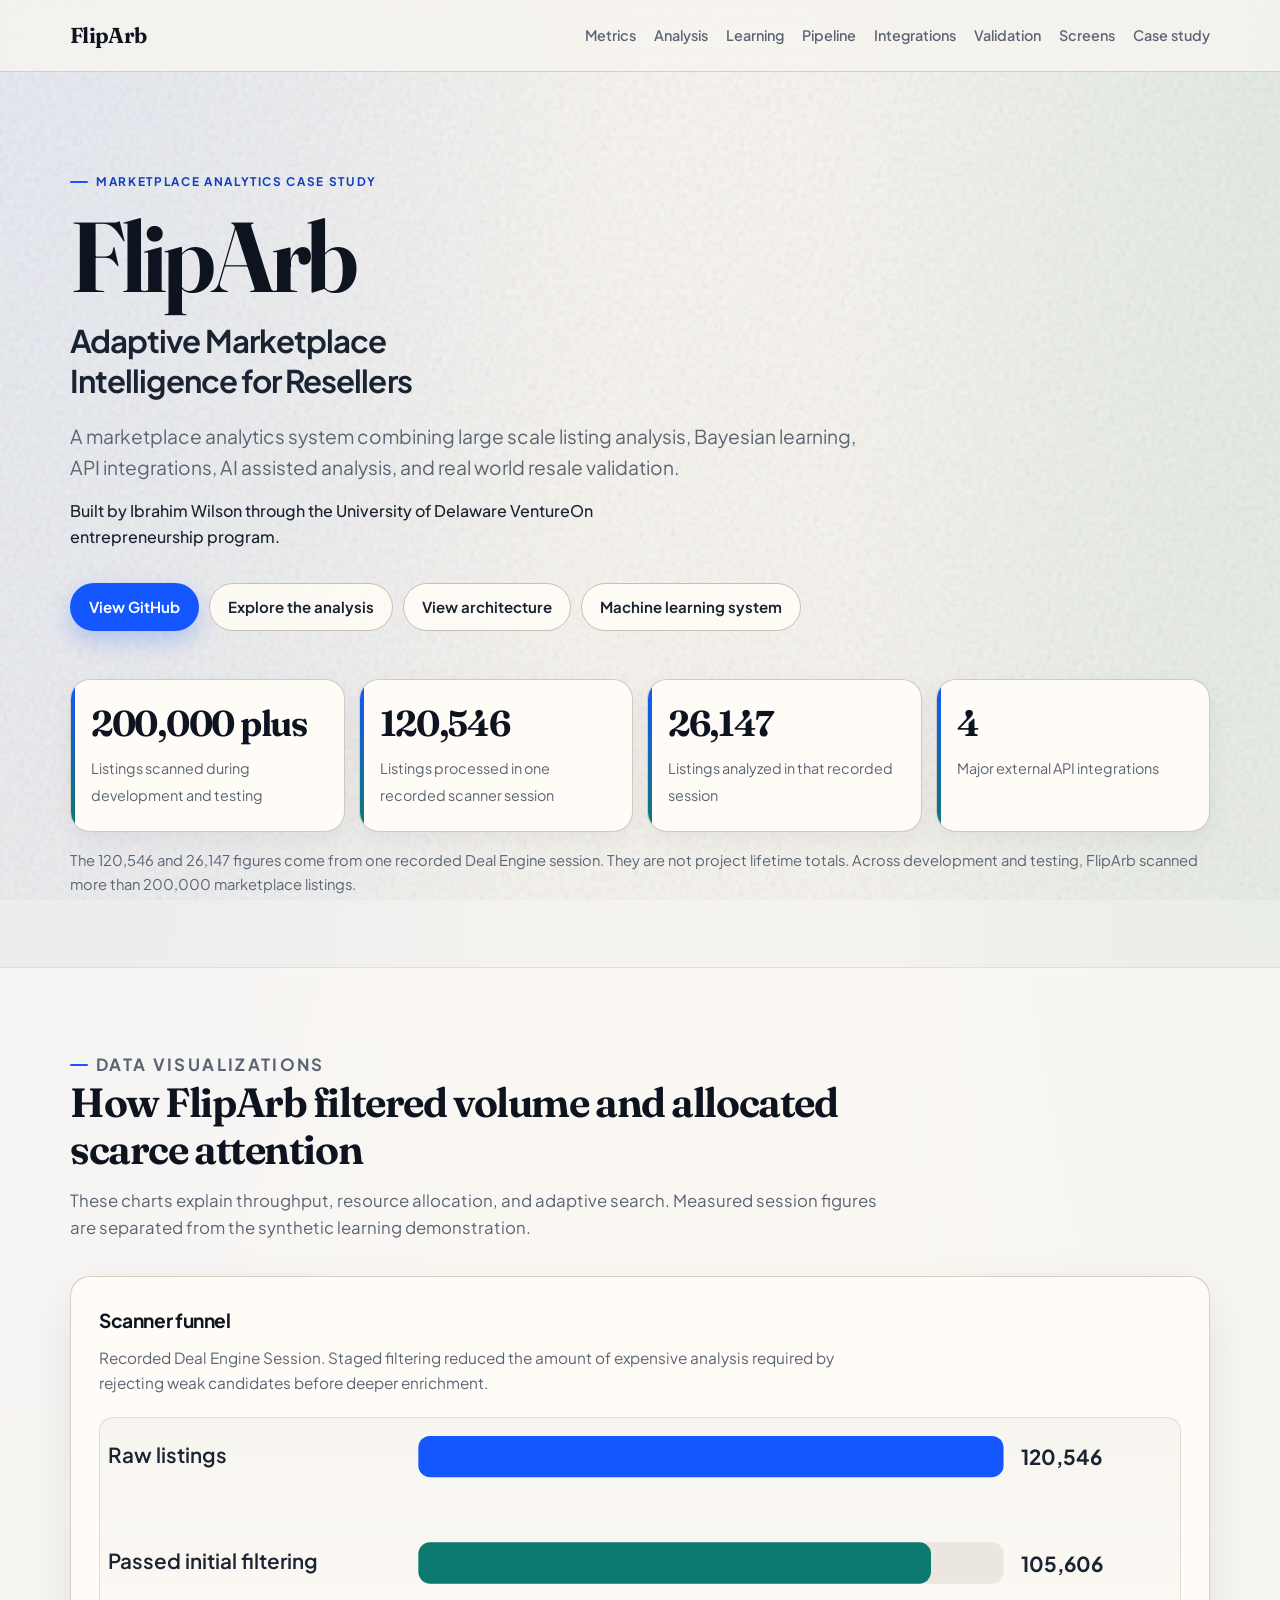
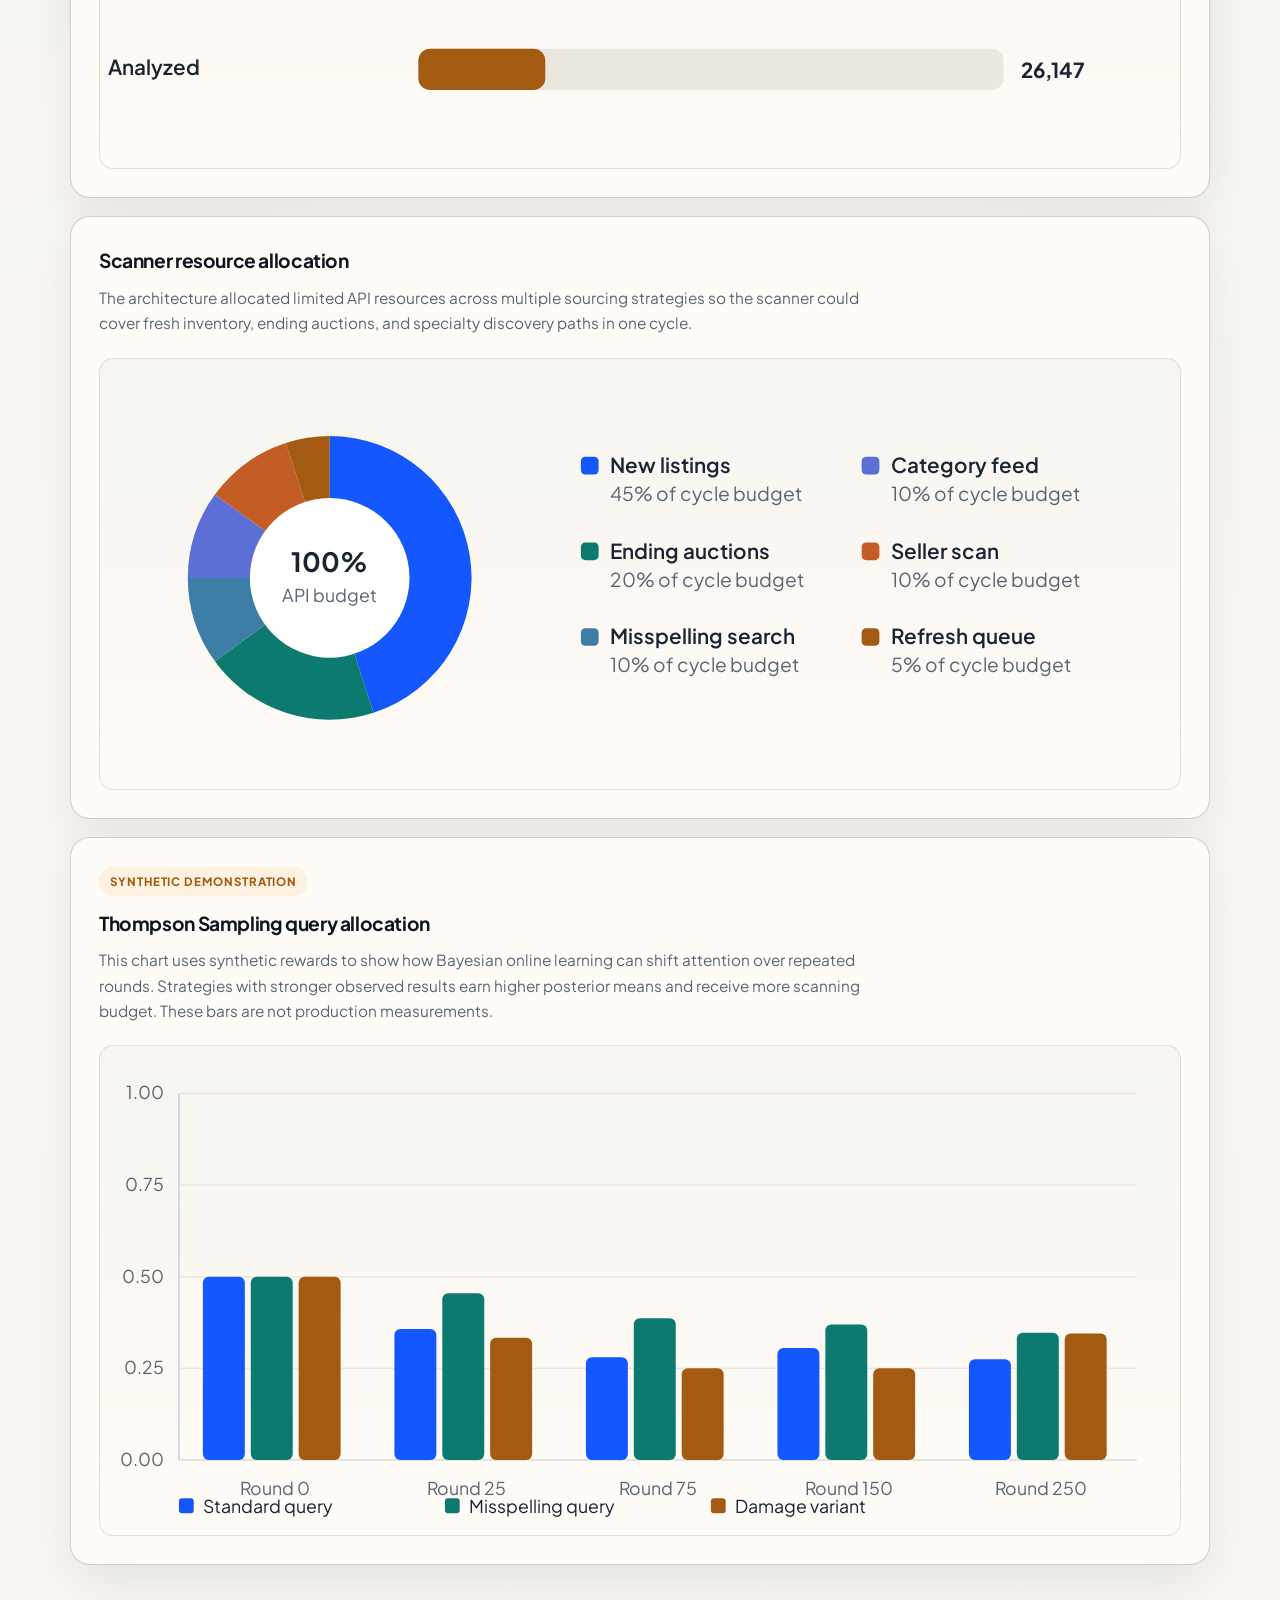
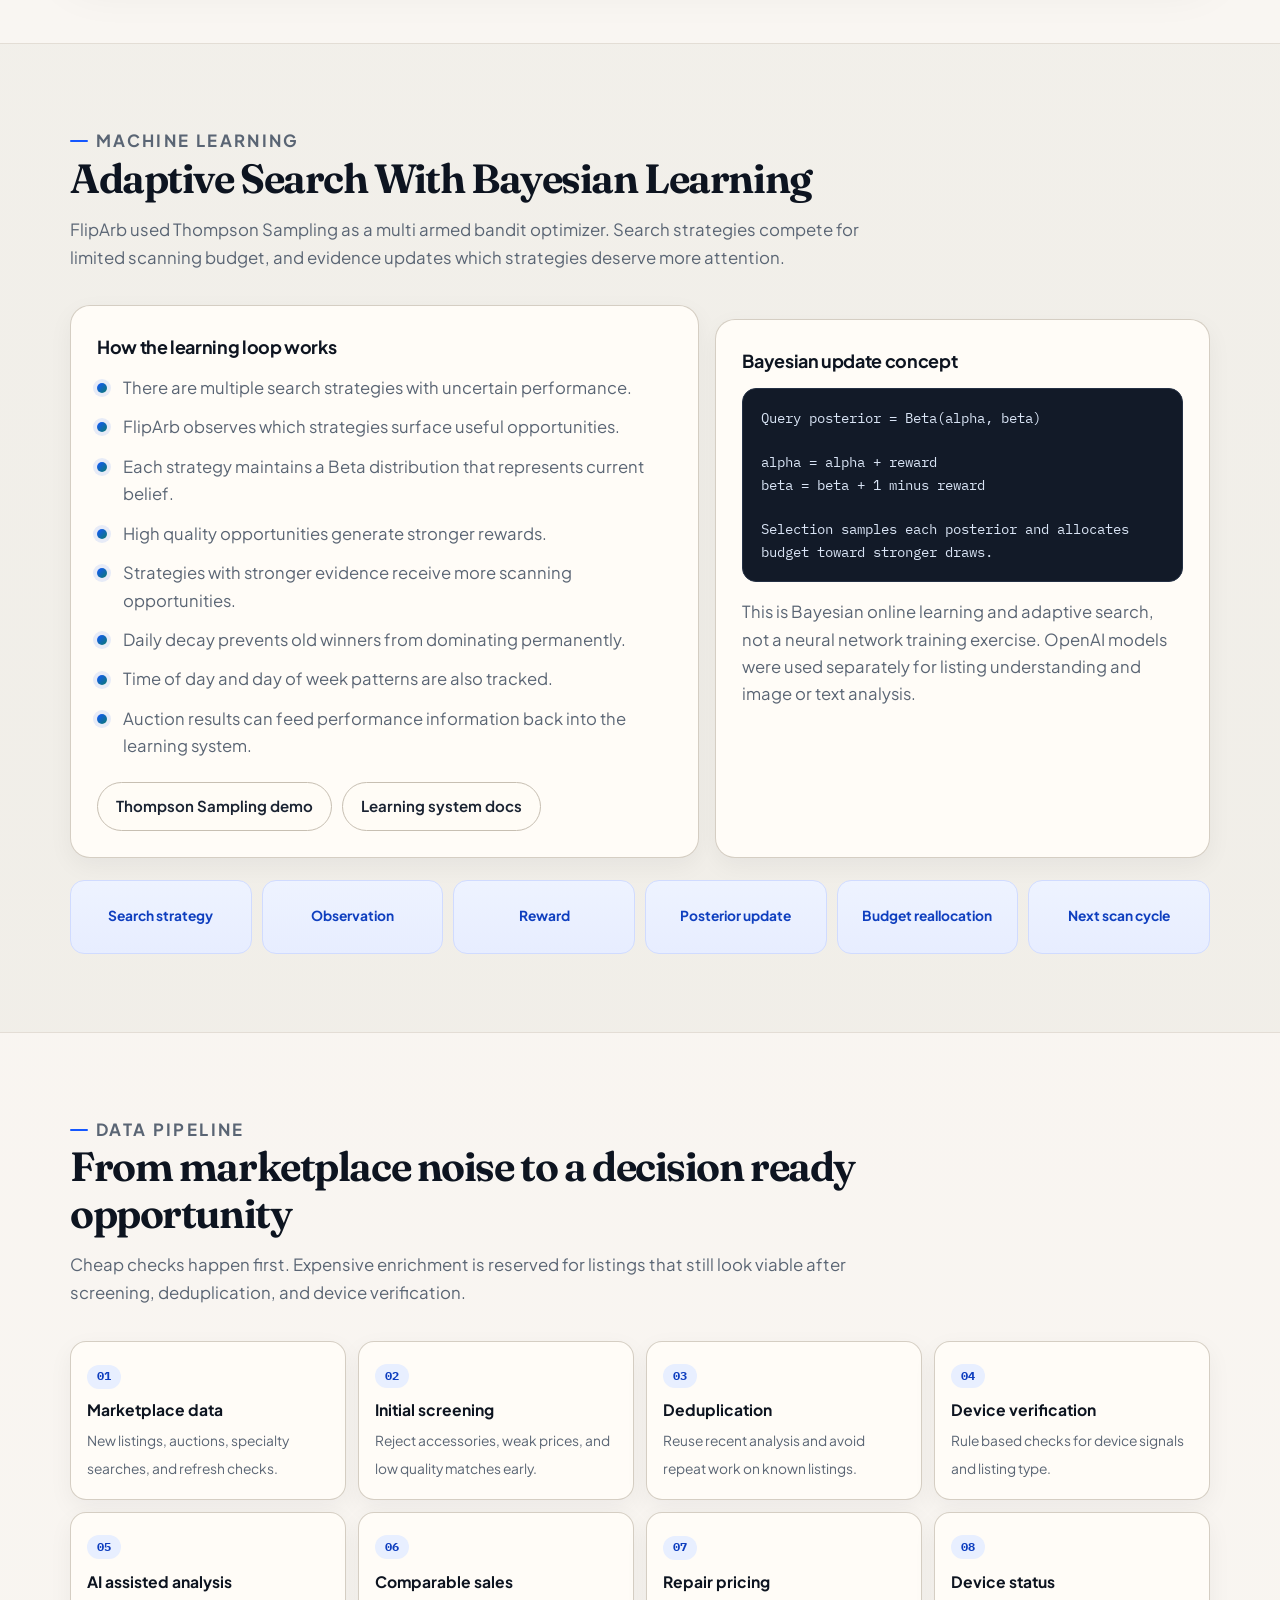
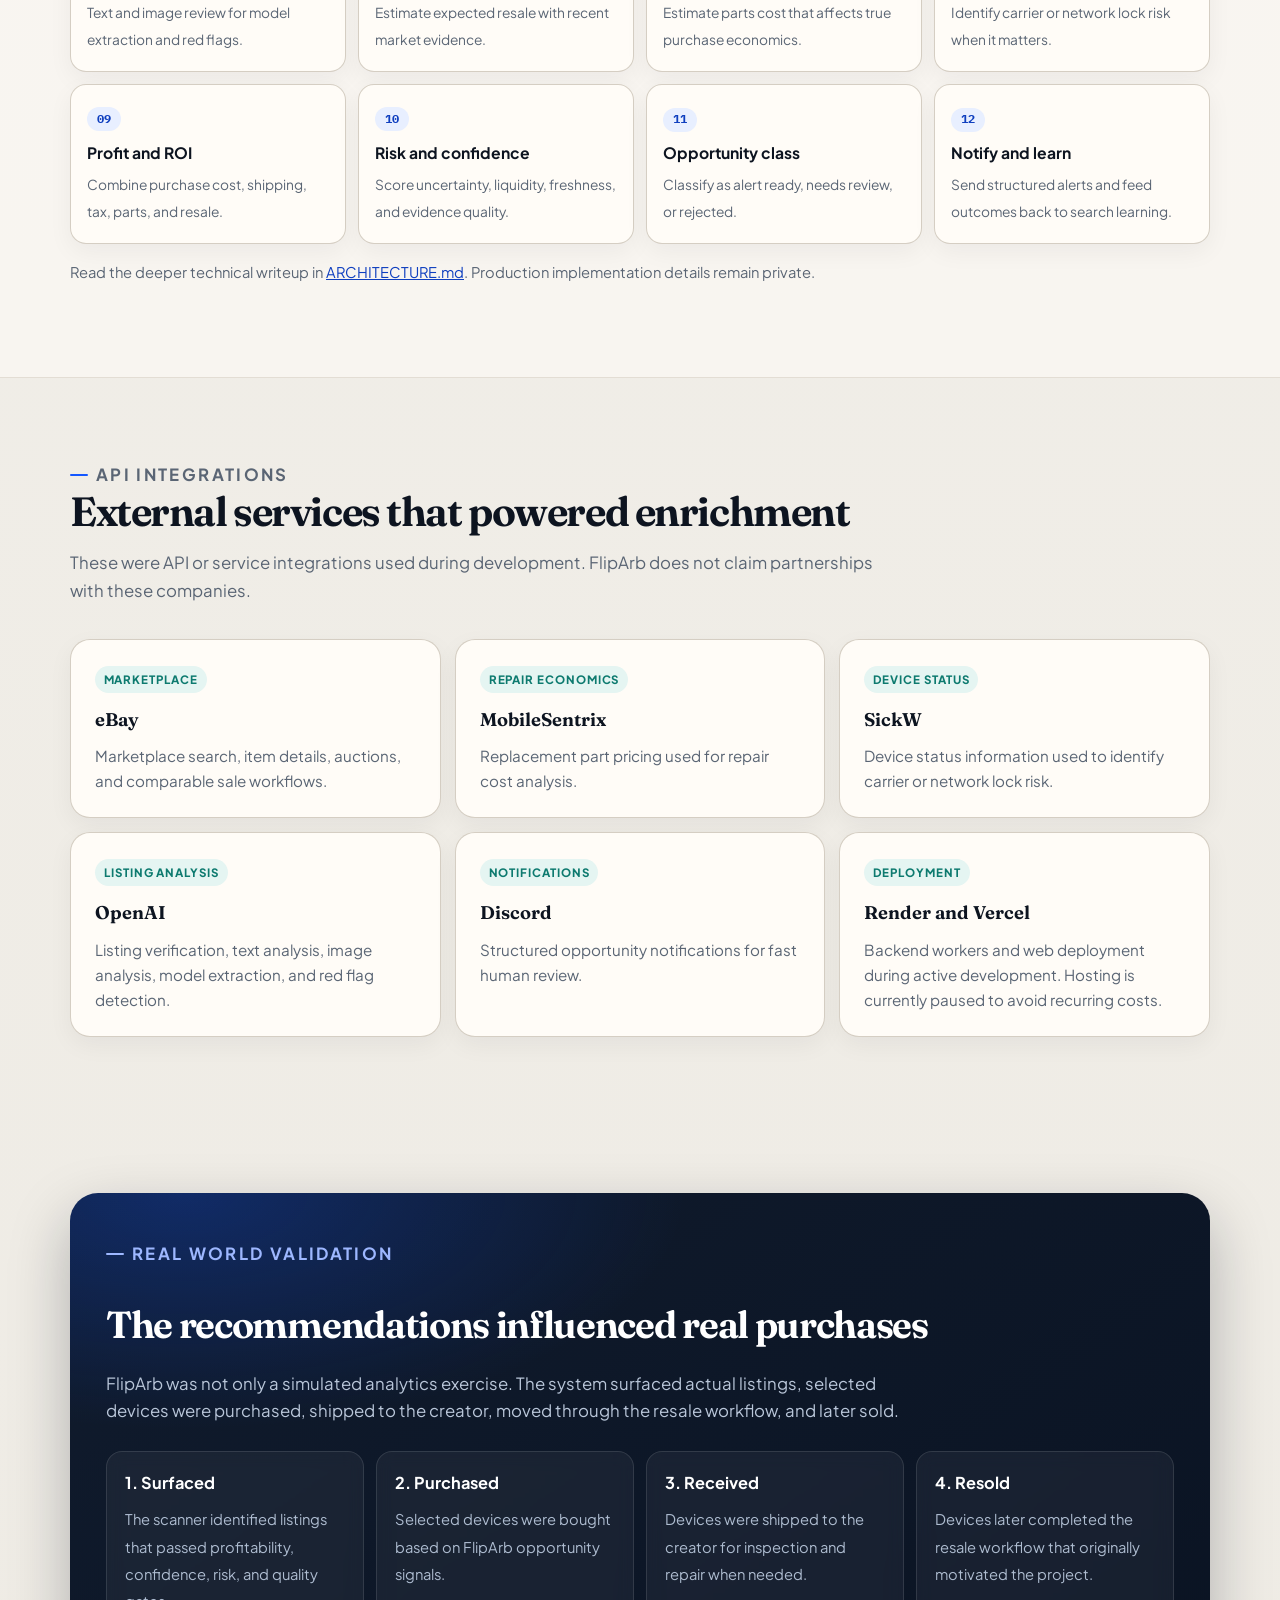
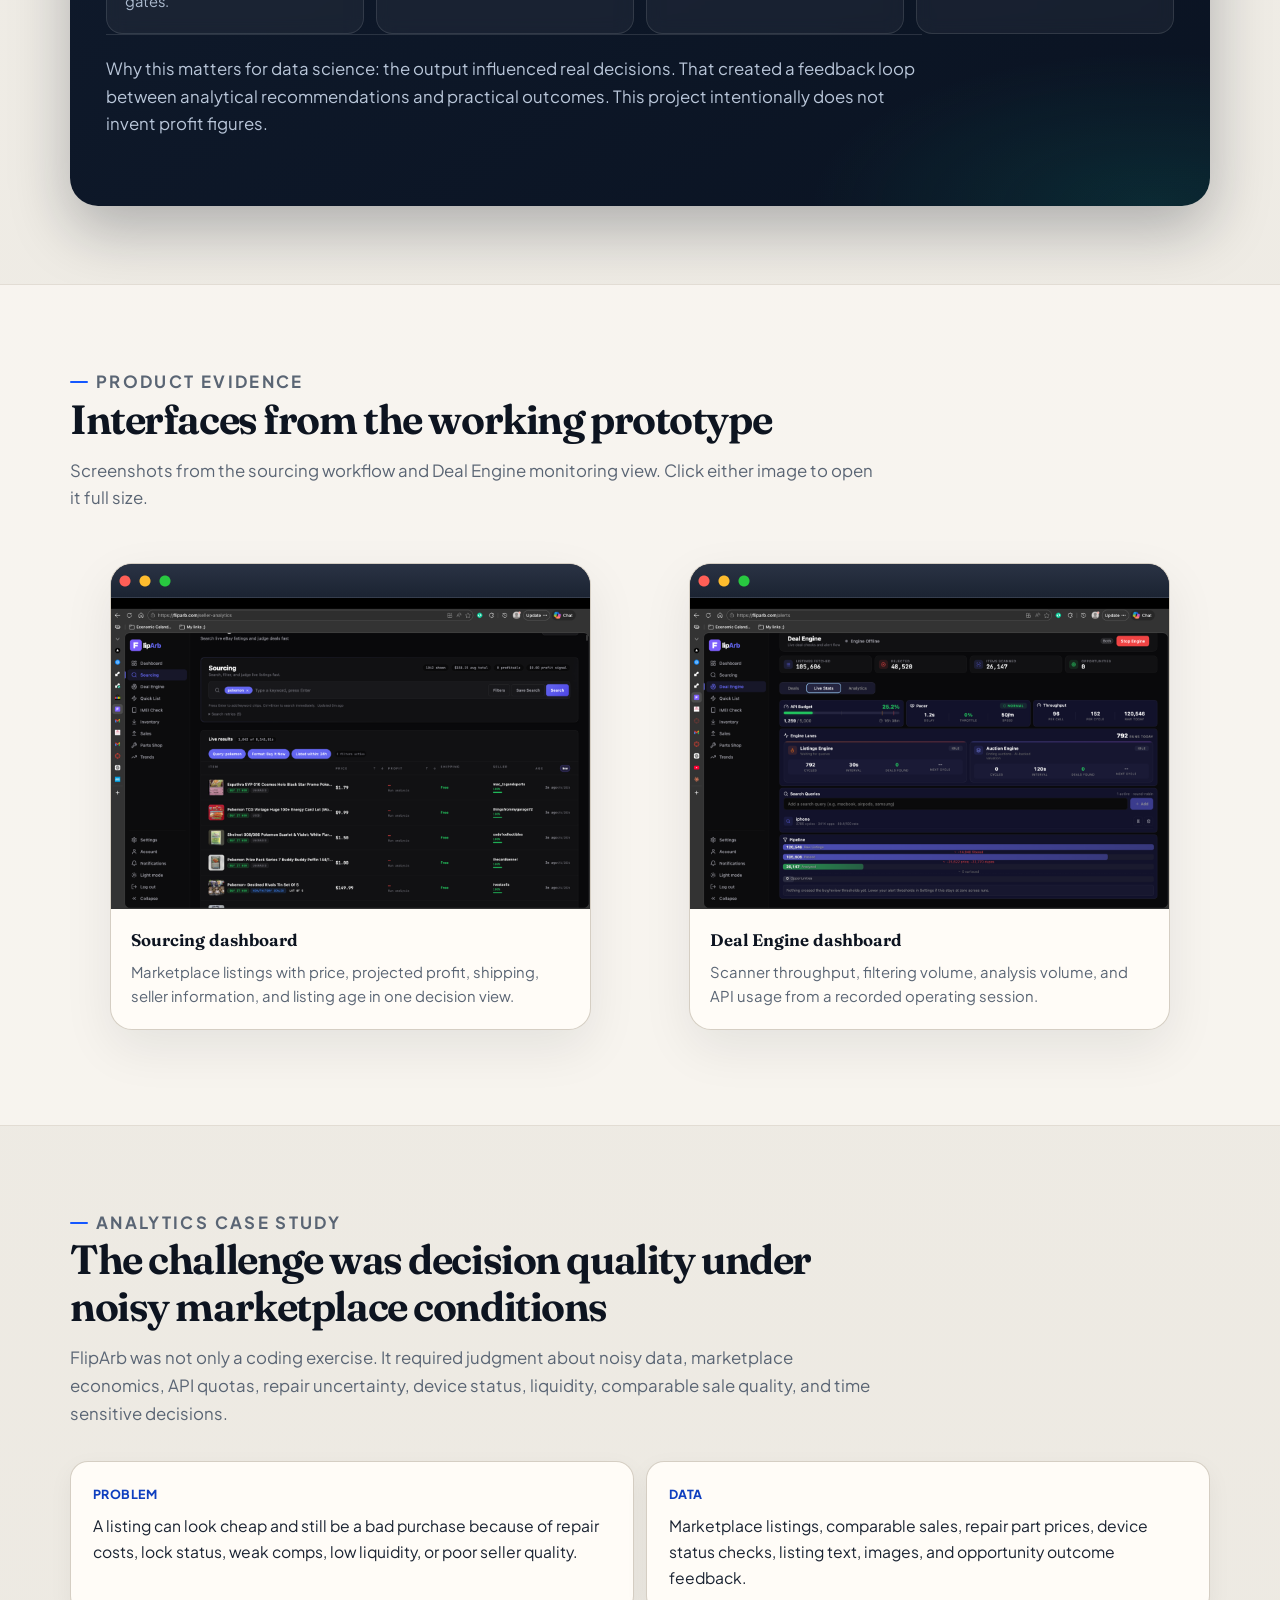
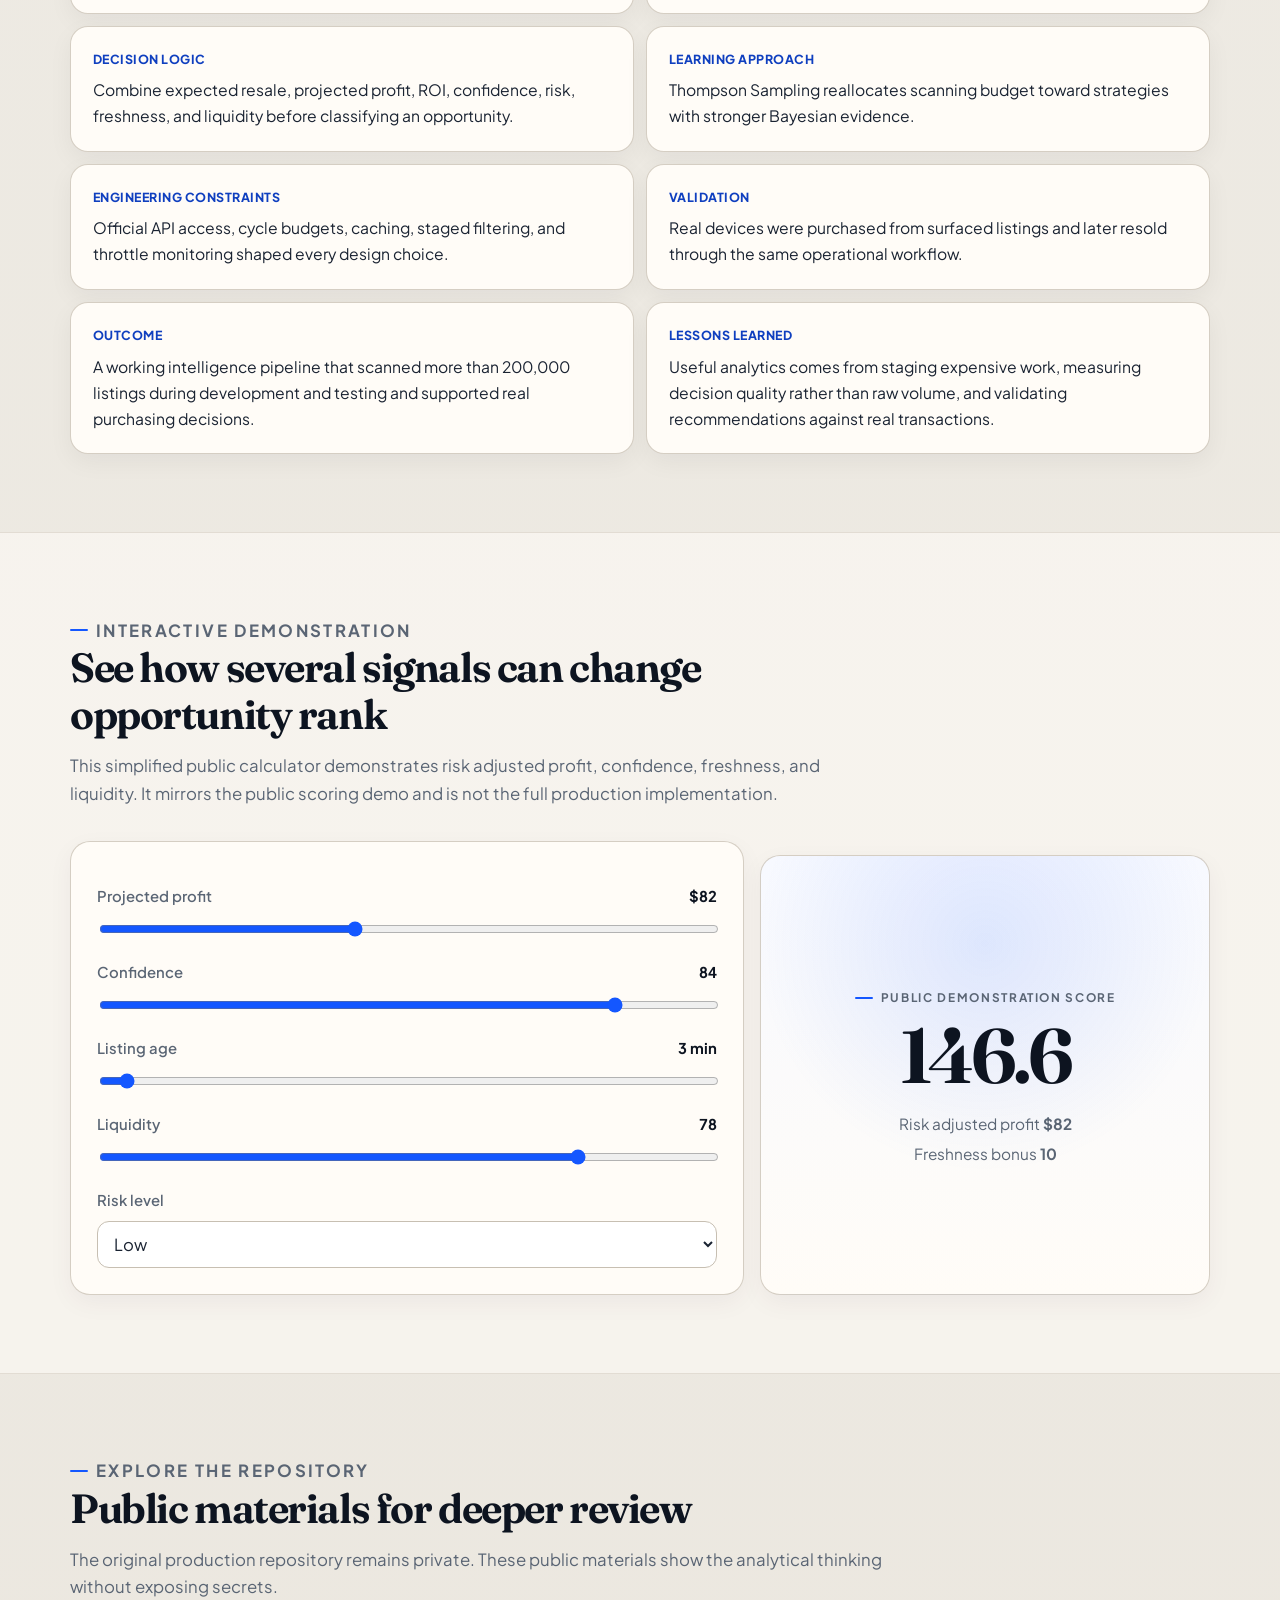
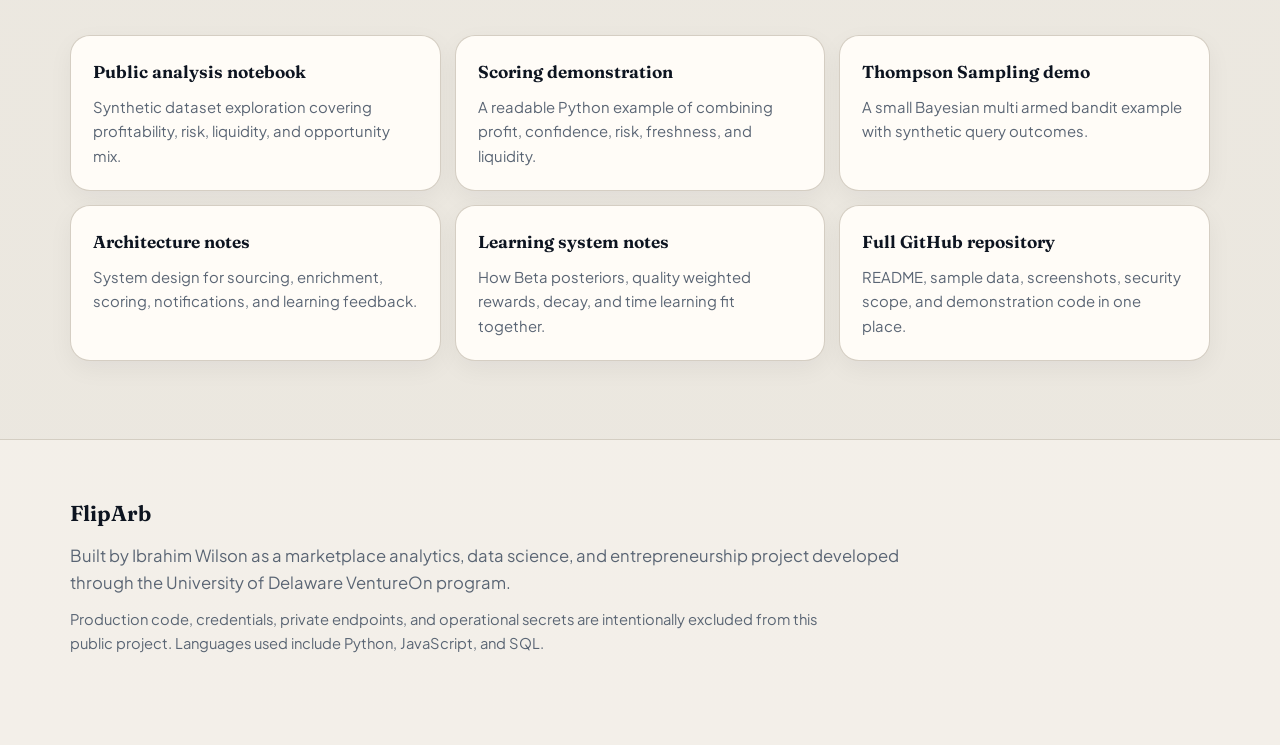
<file: docs/index.html>
<!doctype html>
<html lang="en">
<head>
  <meta charset="utf-8">
  <meta name="viewport" content="width=device-width, initial-scale=1">
  <title>FlipArb | Adaptive Marketplace Intelligence</title>
  <meta name="description" content="FlipArb is a marketplace analytics case study combining large scale listing analysis, Bayesian Thompson Sampling, API integrations, and real world resale validation.">
  <meta name="author" content="Ibrahim Wilson">
  <meta property="og:title" content="FlipArb | Adaptive Marketplace Intelligence">
  <meta property="og:description" content="A data science and analytics case study of FlipArb: marketplace scanning, Bayesian learning, API enrichment, and real world resale validation.">
  <meta property="og:type" content="website">
  <meta property="og:url" content="https://ibro06.github.io/FlipArb-Public/">
  <meta property="og:image" content="https://ibro06.github.io/FlipArb-Public/assets/deal_engine_dashboard.png">
  <meta name="twitter:card" content="summary_large_image">
  <meta name="twitter:title" content="FlipArb | Adaptive Marketplace Intelligence">
  <meta name="twitter:description" content="Marketplace analytics case study with Bayesian learning, API enrichment, and real world validation.">
  <meta name="twitter:image" content="https://ibro06.github.io/FlipArb-Public/assets/deal_engine_dashboard.png">
  <link rel="icon" href="assets/favicon.svg" type="image/svg+xml">
  <link rel="preconnect" href="https://fonts.googleapis.com">
  <link rel="preconnect" href="https://fonts.gstatic.com" crossorigin>
  <link href="https://fonts.googleapis.com/css2?family=Fraunces:opsz,wght@9..144,500;9..144,650;9..144,700&family=IBM+Plex+Mono:wght@400;600&family=Plus+Jakarta+Sans:wght@400;500;600;700&display=swap" rel="stylesheet">
  <link rel="stylesheet" href="assets/css/styles.css">
</head>
<body>
  <a class="skip-link" href="#main">Skip to content</a>

  <nav class="site-nav" aria-label="Primary">
    <div class="container nav-inner">
      <a class="brand" href="#top">FlipArb</a>
      <button class="nav-toggle" type="button" aria-expanded="false" aria-controls="site-menu">Menu</button>
      <div class="nav-links" id="site-menu">
        <a href="#metrics">Metrics</a>
        <a href="#analysis">Analysis</a>
        <a href="#learning">Learning</a>
        <a href="#pipeline">Pipeline</a>
        <a href="#integrations">Integrations</a>
        <a href="#validation">Validation</a>
        <a href="#screens">Screens</a>
        <a href="#case-study">Case study</a>
      </div>
    </div>
  </nav>

  <header class="hero" id="top">
    <div class="container">
      <p class="eyebrow">Marketplace analytics case study</p>
      <h1 class="hero-brand">FlipArb</h1>
      <p class="hero-title">Adaptive Marketplace Intelligence for Resellers</p>
      <p class="hero-lead">
        A marketplace analytics system combining large scale listing analysis, Bayesian learning,
        API integrations, AI assisted analysis, and real world resale validation.
      </p>
      <p class="hero-credit">
        Built by Ibrahim Wilson through the University of Delaware VentureOn entrepreneurship program.
      </p>
      <div class="cta-row">
        <a class="btn btn-primary" href="https://github.com/Ibro06/FlipArb-Public" target="_blank" rel="noopener noreferrer">View GitHub</a>
        <a class="btn btn-secondary" href="#analysis">Explore the analysis</a>
        <a class="btn btn-secondary" href="#pipeline">View architecture</a>
        <a class="btn btn-secondary" href="#learning">Machine learning system</a>
      </div>

      <div class="metrics" id="metrics" aria-label="Project metrics">
        <div class="metric-card">
          <strong>200,000 plus</strong>
          <span>Listings scanned during development and testing</span>
        </div>
        <div class="metric-card">
          <strong>120,546</strong>
          <span>Listings processed in one recorded scanner session</span>
        </div>
        <div class="metric-card">
          <strong>26,147</strong>
          <span>Listings analyzed in that recorded session</span>
        </div>
        <div class="metric-card">
          <strong>4</strong>
          <span>Major external API integrations</span>
        </div>
      </div>
      <p class="section-note">
        The 120,546 and 26,147 figures come from one recorded Deal Engine session.
        They are not project lifetime totals. Across development and testing, FlipArb scanned more than 200,000 marketplace listings.
      </p>
    </div>
  </header>

  <main id="main">
    <section id="analysis" class="band" aria-labelledby="analysis-title">
      <div class="container">
        <div class="section-head">
          <p class="eyebrow">Data visualizations</p>
          <h2 id="analysis-title">How FlipArb filtered volume and allocated scarce attention</h2>
          <p>
            These charts explain throughput, resource allocation, and adaptive search.
            Measured session figures are separated from the synthetic learning demonstration.
          </p>
        </div>

        <div class="grid-charts">
          <article class="chart-card">
            <h3>Scanner funnel</h3>
            <p class="chart-meta">
              Recorded Deal Engine Session. Staged filtering reduced the amount of expensive analysis required
              by rejecting weak candidates before deeper enrichment.
            </p>
            <div class="chart-frame" id="chart-funnel"></div>
          </article>

          <article class="chart-card">
            <h3>Scanner resource allocation</h3>
            <p class="chart-meta">
              The architecture allocated limited API resources across multiple sourcing strategies
              so the scanner could cover fresh inventory, ending auctions, and specialty discovery paths in one cycle.
            </p>
            <div class="chart-frame" id="chart-budget"></div>
          </article>

          <article class="chart-card">
            <span class="demo-badge">Synthetic demonstration</span>
            <h3>Thompson Sampling query allocation</h3>
            <p class="chart-meta">
              This chart uses synthetic rewards to show how Bayesian online learning can shift attention over repeated rounds.
              Strategies with stronger observed results earn higher posterior means and receive more scanning budget.
              These bars are not production measurements.
            </p>
            <div class="chart-frame" id="chart-thompson"></div>
          </article>
        </div>
      </div>
    </section>

    <section id="learning" aria-labelledby="learning-title">
      <div class="container">
        <div class="section-head">
          <p class="eyebrow">Machine learning</p>
          <h2 id="learning-title">Adaptive Search With Bayesian Learning</h2>
          <p>
            FlipArb used Thompson Sampling as a multi armed bandit optimizer.
            Search strategies compete for limited scanning budget, and evidence updates which strategies deserve more attention.
          </p>
        </div>

        <div class="grid-2">
          <div class="panel">
            <h3>How the learning loop works</h3>
            <ul class="checklist">
              <li>There are multiple search strategies with uncertain performance.</li>
              <li>FlipArb observes which strategies surface useful opportunities.</li>
              <li>Each strategy maintains a Beta distribution that represents current belief.</li>
              <li>High quality opportunities generate stronger rewards.</li>
              <li>Strategies with stronger evidence receive more scanning opportunities.</li>
              <li>Daily decay prevents old winners from dominating permanently.</li>
              <li>Time of day and day of week patterns are also tracked.</li>
              <li>Auction results can feed performance information back into the learning system.</li>
            </ul>
            <div class="doc-links">
              <a class="btn btn-secondary" href="https://github.com/Ibro06/FlipArb-Public/blob/main/src/thompson_sampling_demo.py" target="_blank" rel="noopener noreferrer">Thompson Sampling demo</a>
              <a class="btn btn-secondary" href="LEARNING_SYSTEM.md">Learning system docs</a>
            </div>
          </div>

          <div class="panel">
            <h3>Bayesian update concept</h3>
            <div class="mono" aria-label="Thompson Sampling update formulas">
              Query posterior = Beta(alpha, beta)<br><br>
              alpha = alpha + reward<br>
              beta = beta + 1 minus reward<br><br>
              Selection samples each posterior and allocates budget toward stronger draws.
            </div>
            <p style="margin-top:16px">
              This is Bayesian online learning and adaptive search, not a neural network training exercise.
              OpenAI models were used separately for listing understanding and image or text analysis.
            </p>
          </div>
        </div>

        <div class="flow" aria-label="Learning system flow">
          <div class="flow-step">Search strategy</div>
          <div class="flow-step">Observation</div>
          <div class="flow-step">Reward</div>
          <div class="flow-step">Posterior update</div>
          <div class="flow-step">Budget reallocation</div>
          <div class="flow-step">Next scan cycle</div>
        </div>
      </div>
    </section>

    <section id="pipeline" class="band" aria-labelledby="pipeline-title">
      <div class="container">
        <div class="section-head">
          <p class="eyebrow">Data pipeline</p>
          <h2 id="pipeline-title">From marketplace noise to a decision ready opportunity</h2>
          <p>
            Cheap checks happen first. Expensive enrichment is reserved for listings that still look viable after screening,
            deduplication, and device verification.
          </p>
        </div>

        <div class="pipeline" aria-label="FlipArb analysis pipeline">
          <div class="pipeline-step"><span class="num">01</span><strong>Marketplace data</strong><span>New listings, auctions, specialty searches, and refresh checks.</span></div>
          <div class="pipeline-step"><span class="num">02</span><strong>Initial screening</strong><span>Reject accessories, weak prices, and low quality matches early.</span></div>
          <div class="pipeline-step"><span class="num">03</span><strong>Deduplication</strong><span>Reuse recent analysis and avoid repeat work on known listings.</span></div>
          <div class="pipeline-step"><span class="num">04</span><strong>Device verification</strong><span>Rule based checks for device signals and listing type.</span></div>
          <div class="pipeline-step"><span class="num">05</span><strong>AI assisted analysis</strong><span>Text and image review for model extraction and red flags.</span></div>
          <div class="pipeline-step"><span class="num">06</span><strong>Comparable sales</strong><span>Estimate expected resale with recent market evidence.</span></div>
          <div class="pipeline-step"><span class="num">07</span><strong>Repair pricing</strong><span>Estimate parts cost that affects true purchase economics.</span></div>
          <div class="pipeline-step"><span class="num">08</span><strong>Device status</strong><span>Identify carrier or network lock risk when it matters.</span></div>
          <div class="pipeline-step"><span class="num">09</span><strong>Profit and ROI</strong><span>Combine purchase cost, shipping, tax, parts, and resale.</span></div>
          <div class="pipeline-step"><span class="num">10</span><strong>Risk and confidence</strong><span>Score uncertainty, liquidity, freshness, and evidence quality.</span></div>
          <div class="pipeline-step"><span class="num">11</span><strong>Opportunity class</strong><span>Classify as alert ready, needs review, or rejected.</span></div>
          <div class="pipeline-step"><span class="num">12</span><strong>Notify and learn</strong><span>Send structured alerts and feed outcomes back to search learning.</span></div>
        </div>

        <p class="section-note">
          Read the deeper technical writeup in
          <a href="ARCHITECTURE.md">ARCHITECTURE.md</a>.
          Production implementation details remain private.
        </p>
      </div>
    </section>

    <section id="integrations" aria-labelledby="integrations-title">
      <div class="container">
        <div class="section-head">
          <p class="eyebrow">API integrations</p>
          <h2 id="integrations-title">External services that powered enrichment</h2>
          <p>
            These were API or service integrations used during development.
            FlipArb does not claim partnerships with these companies.
          </p>
        </div>

        <div class="integration-grid">
          <article class="integration-card">
            <span class="tag">Marketplace</span>
            <h3>eBay</h3>
            <p>Marketplace search, item details, auctions, and comparable sale workflows.</p>
          </article>
          <article class="integration-card">
            <span class="tag">Repair economics</span>
            <h3>MobileSentrix</h3>
            <p>Replacement part pricing used for repair cost analysis.</p>
          </article>
          <article class="integration-card">
            <span class="tag">Device status</span>
            <h3>SickW</h3>
            <p>Device status information used to identify carrier or network lock risk.</p>
          </article>
          <article class="integration-card">
            <span class="tag">Listing analysis</span>
            <h3>OpenAI</h3>
            <p>Listing verification, text analysis, image analysis, model extraction, and red flag detection.</p>
          </article>
          <article class="integration-card">
            <span class="tag">Notifications</span>
            <h3>Discord</h3>
            <p>Structured opportunity notifications for fast human review.</p>
          </article>
          <article class="integration-card">
            <span class="tag">Deployment</span>
            <h3>Render and Vercel</h3>
            <p>Backend workers and web deployment during active development. Hosting is currently paused to avoid recurring costs.</p>
          </article>
        </div>
      </div>
    </section>

    <section id="validation" aria-labelledby="validation-title">
      <div class="container">
        <div class="validation">
          <p class="eyebrow">Real world validation</p>
          <h2 id="validation-title">The recommendations influenced real purchases</h2>
          <p>
            FlipArb was not only a simulated analytics exercise.
            The system surfaced actual listings, selected devices were purchased, shipped to the creator,
            moved through the resale workflow, and later sold.
          </p>
          <div class="validation-grid">
            <div class="validation-item">
              <strong>1. Surfaced</strong>
              <span>The scanner identified listings that passed profitability, confidence, risk, and quality gates.</span>
            </div>
            <div class="validation-item">
              <strong>2. Purchased</strong>
              <span>Selected devices were bought based on FlipArb opportunity signals.</span>
            </div>
            <div class="validation-item">
              <strong>3. Received</strong>
              <span>Devices were shipped to the creator for inspection and repair when needed.</span>
            </div>
            <div class="validation-item">
              <strong>4. Resold</strong>
              <span>Devices later completed the resale workflow that originally motivated the project.</span>
            </div>
          </div>
          <p class="validation-why">
            Why this matters for data science: the output influenced real decisions.
            That created a feedback loop between analytical recommendations and practical outcomes.
            This project intentionally does not invent profit figures.
          </p>
        </div>
      </div>
    </section>

    <section id="screens" class="band" aria-labelledby="screens-title">
      <div class="container">
        <div class="section-head">
          <p class="eyebrow">Product evidence</p>
          <h2 id="screens-title">Interfaces from the working prototype</h2>
          <p>
            Screenshots from the sourcing workflow and Deal Engine monitoring view.
            Click either image to open it full size.
          </p>
        </div>

        <div class="shot-grid">
          <figure class="shot-card">
            <a href="assets/sourcing_dashboard.png" target="_blank" rel="noopener noreferrer">
              <img src="assets/sourcing_dashboard.png" alt="FlipArb sourcing dashboard showing marketplace listings with price, projected profit, shipping, and seller details" width="1400" height="910" loading="lazy">
            </a>
            <figcaption>
              <strong>Sourcing dashboard</strong>
              Marketplace listings with price, projected profit, shipping, seller information, and listing age in one decision view.
            </figcaption>
          </figure>
          <figure class="shot-card">
            <a href="assets/deal_engine_dashboard.png" target="_blank" rel="noopener noreferrer">
              <img src="assets/deal_engine_dashboard.png" alt="FlipArb Deal Engine dashboard showing scanner throughput, filtering volume, analysis volume, and API usage" width="1400" height="910" loading="lazy">
            </a>
            <figcaption>
              <strong>Deal Engine dashboard</strong>
              Scanner throughput, filtering volume, analysis volume, and API usage from a recorded operating session.
            </figcaption>
          </figure>
        </div>
      </div>
    </section>

    <section id="case-study" aria-labelledby="case-title">
      <div class="container">
        <div class="section-head">
          <p class="eyebrow">Analytics case study</p>
          <h2 id="case-title">The challenge was decision quality under noisy marketplace conditions</h2>
          <p>
            FlipArb was not only a coding exercise.
            It required judgment about noisy data, marketplace economics, API quotas, repair uncertainty,
            device status, liquidity, comparable sale quality, and time sensitive decisions.
          </p>
        </div>

        <div class="case-grid">
          <article class="case-item">
            <h3>Problem</h3>
            <p>
              A listing can look cheap and still be a bad purchase because of repair costs, lock status,
              weak comps, low liquidity, or poor seller quality.
            </p>
          </article>
          <article class="case-item">
            <h3>Data</h3>
            <p>
              Marketplace listings, comparable sales, repair part prices, device status checks,
              listing text, images, and opportunity outcome feedback.
            </p>
          </article>
          <article class="case-item">
            <h3>Decision logic</h3>
            <p>
              Combine expected resale, projected profit, ROI, confidence, risk, freshness, and liquidity
              before classifying an opportunity.
            </p>
          </article>
          <article class="case-item">
            <h3>Learning approach</h3>
            <p>
              Thompson Sampling reallocates scanning budget toward strategies with stronger Bayesian evidence.
            </p>
          </article>
          <article class="case-item">
            <h3>Engineering constraints</h3>
            <p>
              Official API access, cycle budgets, caching, staged filtering, and throttle monitoring shaped every design choice.
            </p>
          </article>
          <article class="case-item">
            <h3>Validation</h3>
            <p>
              Real devices were purchased from surfaced listings and later resold through the same operational workflow.
            </p>
          </article>
          <article class="case-item">
            <h3>Outcome</h3>
            <p>
              A working intelligence pipeline that scanned more than 200,000 listings during development and testing
              and supported real purchasing decisions.
            </p>
          </article>
          <article class="case-item">
            <h3>Lessons learned</h3>
            <p>
              Useful analytics comes from staging expensive work, measuring decision quality rather than raw volume,
              and validating recommendations against real transactions.
            </p>
          </article>
        </div>
      </div>
    </section>

    <section id="scoring" class="band" aria-labelledby="scoring-title">
      <div class="container">
        <div class="section-head">
          <p class="eyebrow">Interactive demonstration</p>
          <h2 id="scoring-title">See how several signals can change opportunity rank</h2>
          <p>
            This simplified public calculator demonstrates risk adjusted profit, confidence, freshness, and liquidity.
            It mirrors the public scoring demo and is not the full production implementation.
          </p>
        </div>

        <div class="scorer">
          <div class="panel controls">
            <label for="profit">Projected profit <b id="profitValue"></b></label>
            <input id="profit" type="range" min="0" max="200" value="82" aria-valuemin="0" aria-valuemax="200">

            <label for="confidence">Confidence <b id="confidenceValue"></b></label>
            <input id="confidence" type="range" min="5" max="99" value="84">

            <label for="age">Listing age <b id="ageValue"></b></label>
            <input id="age" type="range" min="1" max="60" value="3">

            <label for="liquidity">Liquidity <b id="liquidityValue"></b></label>
            <input id="liquidity" type="range" min="0" max="100" value="78">

            <label for="risk">Risk level</label>
            <select id="risk">
              <option>Low</option>
              <option>Medium</option>
              <option>High</option>
            </select>
          </div>
          <div class="panel scorebox">
            <div>
              <p class="eyebrow">Public demonstration score</p>
              <div id="score" class="score">0</div>
              <div class="label">Risk adjusted profit <b id="adjustedProfit"></b></div>
              <div class="label">Freshness bonus <b id="freshness"></b></div>
            </div>
          </div>
        </div>
      </div>
    </section>

    <section id="explore" aria-labelledby="explore-title">
      <div class="container">
        <div class="section-head">
          <p class="eyebrow">Explore the repository</p>
          <h2 id="explore-title">Public materials for deeper review</h2>
          <p>
            The original production repository remains private.
            These public materials show the analytical thinking without exposing secrets.
          </p>
        </div>

        <div class="explore-grid">
          <a class="explore-card" href="https://github.com/Ibro06/FlipArb-Public/blob/main/notebooks/fliparb_analysis.ipynb" target="_blank" rel="noopener noreferrer">
            <h3>Public analysis notebook</h3>
            <p>Synthetic dataset exploration covering profitability, risk, liquidity, and opportunity mix.</p>
          </a>
          <a class="explore-card" href="https://github.com/Ibro06/FlipArb-Public/blob/main/src/scoring_demo.py" target="_blank" rel="noopener noreferrer">
            <h3>Scoring demonstration</h3>
            <p>A readable Python example of combining profit, confidence, risk, freshness, and liquidity.</p>
          </a>
          <a class="explore-card" href="https://github.com/Ibro06/FlipArb-Public/blob/main/src/thompson_sampling_demo.py" target="_blank" rel="noopener noreferrer">
            <h3>Thompson Sampling demo</h3>
            <p>A small Bayesian multi armed bandit example with synthetic query outcomes.</p>
          </a>
          <a class="explore-card" href="ARCHITECTURE.md">
            <h3>Architecture notes</h3>
            <p>System design for sourcing, enrichment, scoring, notifications, and learning feedback.</p>
          </a>
          <a class="explore-card" href="LEARNING_SYSTEM.md">
            <h3>Learning system notes</h3>
            <p>How Beta posteriors, quality weighted rewards, decay, and time learning fit together.</p>
          </a>
          <a class="explore-card" href="https://github.com/Ibro06/FlipArb-Public" target="_blank" rel="noopener noreferrer">
            <h3>Full GitHub repository</h3>
            <p>README, sample data, screenshots, security scope, and demonstration code in one place.</p>
          </a>
        </div>
      </div>
    </section>
  </main>

  <footer class="site-footer">
    <div class="container">
      <strong>FlipArb</strong>
      <p>
        Built by Ibrahim Wilson as a marketplace analytics, data science, and entrepreneurship project
        developed through the University of Delaware VentureOn program.
      </p>
      <p class="footer-meta">
        Production code, credentials, private endpoints, and operational secrets are intentionally excluded from this public project.
        Languages used include Python, JavaScript, and SQL.
      </p>
    </div>
  </footer>

  <script src="assets/js/charts.js" defer></script>
  <script src="assets/js/main.js" defer></script>
</body>
</html>
</file>
<file: docs/assets/css/styles.css>
:root {
  --bg: #f3f1ec;
  --bg-deep: #ebe7df;
  --paper: #fffcf7;
  --ink: #1a2332;
  --ink-strong: #0d1420;
  --muted: #5a6574;
  --line: #d9d3c8;
  --line-strong: #c7bfb2;
  --accent: #1457ff;
  --accent-deep: #0c3fd1;
  --accent-soft: #e8efff;
  --accent-ink: #0f3fbf;
  --teal: #0d7a6f;
  --teal-soft: #e5f5f2;
  --amber: #a35b12;
  --amber-soft: #fff1e0;
  --shadow: 0 18px 50px rgba(13, 20, 32, 0.08);
  --shadow-soft: 0 8px 24px rgba(13, 20, 32, 0.05);
  --radius: 20px;
  --radius-sm: 12px;
  --max: 1140px;
  --nav-h: 72px;
  --display: "Fraunces", Georgia, serif;
  --font: "Plus Jakarta Sans", "Segoe UI", sans-serif;
  --mono: "IBM Plex Mono", ui-monospace, monospace;
}

*,
*::before,
*::after {
  box-sizing: border-box;
}

html {
  scroll-behavior: smooth;
  scroll-padding-top: calc(var(--nav-h) + 18px);
}

body {
  margin: 0;
  font-family: var(--font);
  color: var(--ink);
  background-color: var(--bg);
  background-image:
    radial-gradient(ellipse 90% 55% at 0% -10%, rgba(20, 87, 255, 0.10), transparent 58%),
    radial-gradient(ellipse 70% 45% at 100% 0%, rgba(13, 122, 111, 0.08), transparent 52%),
    linear-gradient(180deg, #f7f5f0 0%, var(--bg) 18%, var(--bg-deep) 100%);
  line-height: 1.65;
  font-size: 1.04rem;
  -webkit-font-smoothing: antialiased;
  text-rendering: optimizeLegibility;
}

body::before {
  content: "";
  position: fixed;
  inset: 0;
  pointer-events: none;
  z-index: 0;
  opacity: 0.35;
  background-image: url("data:image/svg+xml,%3Csvg viewBox='0 0 200 200' xmlns='http://www.w3.org/2000/svg'%3E%3Cfilter id='n'%3E%3CfeTurbulence type='fractalNoise' baseFrequency='0.85' numOctaves='2' stitchTiles='stitch'/%3E%3C/filter%3E%3Crect width='100%25' height='100%25' filter='url(%23n)' opacity='0.45'/%3E%3C/svg%3E");
  mix-blend-mode: multiply;
}

.site-nav,
.hero,
main,
.site-footer {
  position: relative;
  z-index: 1;
}

img {
  max-width: 100%;
  height: auto;
  display: block;
}

a {
  color: var(--accent-ink);
}

a:hover {
  text-decoration: underline;
}

:focus-visible {
  outline: 3px solid rgba(20, 87, 255, 0.4);
  outline-offset: 3px;
}

.container {
  width: min(var(--max), calc(100% - 44px));
  margin: 0 auto;
}

.skip-link {
  position: absolute;
  left: -999px;
  top: 10px;
  background: var(--ink-strong);
  color: #fff;
  padding: 10px 14px;
  border-radius: 8px;
  z-index: 100;
  text-decoration: none;
}

.skip-link:focus {
  left: 14px;
}

/* Navigation */
.site-nav {
  position: sticky;
  top: 0;
  z-index: 50;
  height: var(--nav-h);
  backdrop-filter: blur(16px) saturate(1.2);
  background: rgba(247, 245, 240, 0.82);
  border-bottom: 1px solid rgba(199, 191, 178, 0.65);
}

.nav-inner {
  height: var(--nav-h);
  display: flex;
  align-items: center;
  justify-content: space-between;
  gap: 20px;
}

.brand {
  font-family: var(--display);
  font-weight: 650;
  font-size: 1.35rem;
  letter-spacing: -0.03em;
  color: var(--ink-strong);
  text-decoration: none;
}

.brand:hover {
  text-decoration: none;
}

.nav-links {
  display: flex;
  gap: 2px 18px;
  flex-wrap: wrap;
  align-items: center;
}

.nav-links a {
  color: var(--muted);
  text-decoration: none;
  font-size: 0.9rem;
  font-weight: 560;
}

.nav-links a:hover {
  color: var(--ink-strong);
  text-decoration: none;
}

.nav-toggle {
  display: none;
  border: 1px solid var(--line-strong);
  background: var(--paper);
  border-radius: 10px;
  padding: 9px 13px;
  font: inherit;
  font-size: 0.9rem;
  font-weight: 600;
  color: var(--ink);
  cursor: pointer;
}

/* Hero */
.hero {
  padding: 88px 0 56px;
}

.eyebrow {
  display: inline-flex;
  align-items: center;
  gap: 8px;
  font-size: 0.74rem;
  font-weight: 700;
  letter-spacing: 0.14em;
  text-transform: uppercase;
  color: var(--accent-ink);
  margin-bottom: 20px;
}

.eyebrow::before {
  content: "";
  width: 18px;
  height: 2px;
  background: var(--accent);
  border-radius: 2px;
}

.hero-brand {
  margin: 0 0 18px;
  font-family: var(--display);
  font-size: clamp(3.6rem, 10vw, 6.2rem);
  line-height: 0.92;
  letter-spacing: -0.045em;
  color: var(--ink-strong);
  font-weight: 650;
}

.hero-title {
  margin: 0 0 20px;
  font-size: clamp(1.4rem, 3vw, 1.95rem);
  line-height: 1.28;
  letter-spacing: -0.03em;
  color: var(--ink);
  font-weight: 650;
  max-width: 22ch;
}

.hero-lead {
  margin: 0 0 14px;
  color: var(--muted);
  font-size: clamp(1.05rem, 1.8vw, 1.2rem);
  max-width: 58ch;
}

.hero-credit {
  margin: 0 0 32px;
  color: var(--ink);
  font-size: 1rem;
  max-width: 52ch;
  font-weight: 500;
}

.cta-row {
  display: flex;
  flex-wrap: wrap;
  gap: 10px;
  margin-bottom: 48px;
}

.btn {
  display: inline-flex;
  align-items: center;
  justify-content: center;
  gap: 8px;
  min-height: 46px;
  padding: 11px 18px;
  border-radius: 999px;
  text-decoration: none;
  font-weight: 650;
  font-size: 0.94rem;
  border: 1px solid transparent;
  transition: transform 0.15s ease, background 0.15s ease, border-color 0.15s ease, box-shadow 0.15s ease;
}

.btn:hover {
  text-decoration: none;
  transform: translateY(-1px);
}

.btn-primary {
  background: var(--accent);
  color: #fff;
  box-shadow: 0 10px 24px rgba(20, 87, 255, 0.25);
}

.btn-primary:hover {
  background: var(--accent-deep);
  color: #fff;
}

.btn-secondary {
  background: rgba(255, 252, 247, 0.9);
  color: var(--ink);
  border-color: var(--line-strong);
}

.btn-secondary:hover {
  border-color: var(--accent);
  color: var(--accent-ink);
  background: #fff;
}

/* Metrics */
.metrics {
  display: grid;
  grid-template-columns: repeat(4, 1fr);
  gap: 14px;
}

.metric-card {
  position: relative;
  overflow: hidden;
  background: var(--paper);
  border: 1px solid rgba(199, 191, 178, 0.8);
  border-radius: var(--radius);
  padding: 24px 20px 22px;
  box-shadow: var(--shadow-soft);
}

.metric-card::before {
  content: "";
  position: absolute;
  left: 0;
  top: 0;
  bottom: 0;
  width: 4px;
  background: linear-gradient(180deg, var(--accent), var(--teal));
}

.metric-card strong {
  display: block;
  font-family: var(--display);
  font-size: clamp(1.7rem, 2.8vw, 2.25rem);
  letter-spacing: -0.035em;
  color: var(--ink-strong);
  line-height: 1.1;
  margin-bottom: 10px;
  font-weight: 650;
}

.metric-card span {
  color: var(--muted);
  font-size: 0.9rem;
  line-height: 1.45;
}

/* Sections */
section {
  padding: 78px 0;
}

.band {
  background: rgba(255, 252, 247, 0.55);
  border-top: 1px solid rgba(199, 191, 178, 0.45);
  border-bottom: 1px solid rgba(199, 191, 178, 0.45);
}

.section-head {
  margin-bottom: 34px;
  max-width: 68ch;
}

.section-head h2 {
  margin: 0 0 14px;
  font-family: var(--display);
  font-size: clamp(1.85rem, 3.4vw, 2.55rem);
  letter-spacing: -0.035em;
  line-height: 1.15;
  color: var(--ink-strong);
  font-weight: 650;
}

.section-head p {
  margin: 0;
  color: var(--muted);
  font-size: 1.05rem;
}

.section-note {
  margin-top: 16px;
  font-size: 0.92rem;
  color: var(--muted);
}

.panel {
  background: var(--paper);
  border: 1px solid rgba(199, 191, 178, 0.75);
  border-radius: var(--radius);
  padding: 26px;
  box-shadow: var(--shadow-soft);
}

.panel h3 {
  margin: 0 0 12px;
  font-size: 1.12rem;
  letter-spacing: -0.02em;
  color: var(--ink-strong);
}

.panel p {
  margin: 0;
  color: var(--muted);
}

.panel + .panel {
  margin-top: 14px;
}

.grid-2 {
  display: grid;
  grid-template-columns: 1.12fr 0.88fr;
  gap: 16px;
}

.grid-3 {
  display: grid;
  grid-template-columns: repeat(3, 1fr);
  gap: 14px;
}

.grid-charts {
  display: grid;
  grid-template-columns: 1fr;
  gap: 18px;
}

.chart-card {
  background: var(--paper);
  border: 1px solid rgba(199, 191, 178, 0.75);
  border-radius: var(--radius);
  padding: 28px;
  box-shadow: var(--shadow);
}

.chart-card h3 {
  margin: 0 0 8px;
  font-size: 1.2rem;
  color: var(--ink-strong);
  letter-spacing: -0.02em;
}

.chart-meta {
  margin: 0 0 22px;
  color: var(--muted);
  font-size: 0.96rem;
  max-width: 72ch;
}

.chart-frame {
  width: 100%;
  overflow: hidden;
  border-radius: 14px;
  background:
    linear-gradient(180deg, rgba(243, 241, 236, 0.65), rgba(255, 252, 247, 0.2));
  padding: 12px 8px 4px;
  border: 1px solid rgba(217, 211, 200, 0.7);
}

.chart-frame svg {
  width: 100%;
  height: auto;
  display: block;
}

.demo-badge {
  display: inline-block;
  margin-bottom: 12px;
  padding: 5px 11px;
  border-radius: 999px;
  background: var(--amber-soft);
  color: var(--amber);
  font-size: 0.72rem;
  font-weight: 750;
  letter-spacing: 0.08em;
  text-transform: uppercase;
}

/* Pipeline */
.pipeline {
  display: grid;
  grid-template-columns: repeat(4, 1fr);
  gap: 12px;
}

.pipeline-step {
  background: var(--paper);
  border: 1px solid rgba(199, 191, 178, 0.75);
  border-radius: 16px;
  padding: 18px 16px;
  min-height: 124px;
  box-shadow: var(--shadow-soft);
  transition: transform 0.18s ease, border-color 0.18s ease;
}

.pipeline-step:hover {
  transform: translateY(-2px);
  border-color: rgba(20, 87, 255, 0.35);
}

.pipeline-step .num {
  display: inline-flex;
  align-items: center;
  justify-content: center;
  min-width: 34px;
  height: 24px;
  padding: 0 8px;
  border-radius: 999px;
  font-family: var(--mono);
  font-size: 0.72rem;
  color: var(--accent-ink);
  background: var(--accent-soft);
  margin-bottom: 12px;
  font-weight: 650;
}

.pipeline-step strong {
  display: block;
  font-size: 0.98rem;
  color: var(--ink-strong);
  margin-bottom: 6px;
  line-height: 1.3;
}

.pipeline-step span {
  color: var(--muted);
  font-size: 0.86rem;
  line-height: 1.45;
}

/* Learning flow */
.flow {
  display: grid;
  grid-template-columns: repeat(6, 1fr);
  gap: 10px;
  margin: 22px 0 0;
}

.flow-step {
  position: relative;
  background: linear-gradient(180deg, #eef3ff, #e7edff);
  border: 1px solid #d0dbff;
  border-radius: 14px;
  padding: 16px 12px;
  text-align: center;
  font-size: 0.86rem;
  font-weight: 700;
  color: var(--accent-ink);
  line-height: 1.35;
  min-height: 74px;
  display: grid;
  place-items: center;
}

.checklist {
  margin: 0;
  padding: 0;
  list-style: none;
  display: grid;
  gap: 12px;
}

.checklist li {
  position: relative;
  padding-left: 26px;
  color: var(--muted);
}

.checklist li::before {
  content: "";
  position: absolute;
  left: 0;
  top: 0.55em;
  width: 10px;
  height: 10px;
  border-radius: 50%;
  background: linear-gradient(135deg, var(--accent), var(--teal));
  box-shadow: 0 0 0 4px rgba(20, 87, 255, 0.1);
}

.doc-links {
  display: flex;
  flex-wrap: wrap;
  gap: 10px;
  margin-top: 22px;
}

/* Integrations */
.integration-grid {
  display: grid;
  grid-template-columns: repeat(3, 1fr);
  gap: 14px;
}

.integration-card {
  background: var(--paper);
  border: 1px solid rgba(199, 191, 178, 0.75);
  border-radius: var(--radius);
  padding: 24px;
  box-shadow: var(--shadow-soft);
  transition: transform 0.18s ease, box-shadow 0.18s ease;
}

.integration-card:hover {
  transform: translateY(-3px);
  box-shadow: var(--shadow);
}

.integration-card h3 {
  margin: 0 0 8px;
  font-size: 1.15rem;
  color: var(--ink-strong);
  font-family: var(--display);
  font-weight: 650;
}

.integration-card p {
  margin: 0;
  color: var(--muted);
  font-size: 0.95rem;
}

.integration-card .tag {
  display: inline-block;
  margin-bottom: 12px;
  font-size: 0.72rem;
  font-weight: 750;
  letter-spacing: 0.08em;
  text-transform: uppercase;
  color: var(--teal);
  background: var(--teal-soft);
  padding: 4px 9px;
  border-radius: 999px;
}

/* Validation */
.validation {
  background:
    radial-gradient(ellipse 80% 70% at 10% 0%, rgba(20, 87, 255, 0.28), transparent 55%),
    radial-gradient(ellipse 60% 50% at 95% 100%, rgba(13, 122, 111, 0.22), transparent 50%),
    linear-gradient(145deg, #101b2d 0%, #0a1322 100%);
  color: #e8eef7;
  border-radius: 28px;
  padding: 42px 36px;
  box-shadow: 0 24px 60px rgba(10, 19, 34, 0.28);
}

.validation .eyebrow {
  color: #9db7ff;
}

.validation .eyebrow::before {
  background: #9db7ff;
}

.validation h2 {
  margin: 0 0 14px;
  color: #fff;
  font-family: var(--display);
  font-size: clamp(1.7rem, 3.2vw, 2.35rem);
  letter-spacing: -0.035em;
  font-weight: 650;
}

.validation > p {
  margin: 0 0 26px;
  color: #b9c6d9;
  max-width: 68ch;
  font-size: 1.05rem;
}

.validation-grid {
  display: grid;
  grid-template-columns: repeat(4, 1fr);
  gap: 12px;
}

.validation-item {
  background: rgba(255, 255, 255, 0.05);
  border: 1px solid rgba(255, 255, 255, 0.11);
  border-radius: 16px;
  padding: 18px;
  backdrop-filter: blur(8px);
}

.validation-item strong {
  display: block;
  margin-bottom: 8px;
  color: #fff;
  font-size: 1.02rem;
}

.validation-item span {
  color: #aebcd0;
  font-size: 0.92rem;
}

.validation-why {
  margin-top: 22px;
  padding-top: 20px;
  border-top: 1px solid rgba(255, 255, 255, 0.12);
  color: #c8d4e5;
  max-width: 75ch;
  font-size: 1rem;
}

/* Screenshots */
.shot-grid {
  display: grid;
  grid-template-columns: 1fr 1fr;
  gap: 18px;
}

.shot-card {
  background: var(--paper);
  border: 1px solid rgba(199, 191, 178, 0.75);
  border-radius: 22px;
  overflow: hidden;
  box-shadow: var(--shadow);
}

.shot-card a {
  display: block;
  text-decoration: none;
  background: #111827;
  position: relative;
}

.shot-card a::before {
  content: "";
  display: block;
  height: 34px;
  background: linear-gradient(180deg, #2a3344, #1b2332);
  border-bottom: 1px solid rgba(255, 255, 255, 0.06);
  background-image:
    radial-gradient(circle at 14px 17px, #ff5f57 5px, transparent 6px),
    radial-gradient(circle at 34px 17px, #febc2e 5px, transparent 6px),
    radial-gradient(circle at 54px 17px, #28c840 5px, transparent 6px),
    linear-gradient(180deg, #2a3344, #1b2332);
}

.shot-card img {
  width: 100%;
  transition: transform 0.35s ease;
}

.shot-card a:hover img {
  transform: scale(1.015);
}

.shot-card figcaption {
  padding: 18px 20px 20px;
  color: var(--muted);
  font-size: 0.93rem;
}

.shot-card figcaption strong {
  display: block;
  color: var(--ink-strong);
  margin-bottom: 5px;
  font-size: 1.05rem;
  font-family: var(--display);
  font-weight: 650;
}

/* Case study */
.case-grid {
  display: grid;
  grid-template-columns: 1fr 1fr;
  gap: 12px;
}

.case-item {
  background: var(--paper);
  border: 1px solid rgba(199, 191, 178, 0.75);
  border-radius: 18px;
  padding: 22px;
  box-shadow: var(--shadow-soft);
}

.case-item h3 {
  margin: 0 0 8px;
  font-size: 1.02rem;
  color: var(--accent-ink);
  letter-spacing: 0.04em;
  text-transform: uppercase;
  font-size: 0.78rem;
  font-weight: 750;
}

.case-item p {
  margin: 0;
  color: var(--ink);
  font-size: 0.98rem;
}

/* Scorer */
.scorer {
  display: grid;
  grid-template-columns: 1.2fr 0.8fr;
  gap: 16px;
}

.controls label {
  display: grid;
  grid-template-columns: 1fr auto;
  gap: 12px;
  align-items: center;
  margin: 16px 0 8px;
  color: var(--muted);
  font-size: 0.93rem;
  font-weight: 560;
}

.controls label b {
  color: var(--ink-strong);
  font-variant-numeric: tabular-nums;
}

.controls input[type="range"] {
  width: 100%;
  accent-color: var(--accent);
}

.controls select {
  width: 100%;
  padding: 11px 12px;
  border-radius: 12px;
  border: 1px solid var(--line-strong);
  background: #fff;
  color: var(--ink);
  font: inherit;
}

.scorebox {
  display: grid;
  place-items: center;
  text-align: center;
  min-height: 300px;
  background:
    radial-gradient(circle at 50% 20%, rgba(20, 87, 255, 0.12), transparent 55%),
    linear-gradient(180deg, #f7f9ff, var(--paper));
}

.scorebox .score {
  font-family: var(--display);
  font-size: clamp(3.4rem, 7vw, 4.8rem);
  font-weight: 650;
  letter-spacing: -0.05em;
  color: var(--ink-strong);
  line-height: 1;
  margin: 10px 0 16px;
}

.scorebox .label {
  color: var(--muted);
  font-size: 0.96rem;
  margin: 5px 0;
}

.mono {
  font-family: var(--mono);
  font-size: 0.9rem;
  background: #121a28;
  border: 1px solid #243044;
  border-radius: 14px;
  padding: 18px;
  color: #d9e4f5;
  overflow-x: auto;
  line-height: 1.55;
}

/* Explore */
.explore-grid {
  display: grid;
  grid-template-columns: repeat(3, 1fr);
  gap: 14px;
}

.explore-card {
  background: var(--paper);
  border: 1px solid rgba(199, 191, 178, 0.75);
  border-radius: var(--radius);
  padding: 22px;
  text-decoration: none;
  color: inherit;
  transition: border-color 0.15s ease, transform 0.15s ease, box-shadow 0.15s ease;
  box-shadow: var(--shadow-soft);
  min-height: 148px;
}

.explore-card:hover {
  border-color: rgba(20, 87, 255, 0.45);
  transform: translateY(-3px);
  text-decoration: none;
  box-shadow: var(--shadow);
}

.explore-card h3 {
  margin: 0 0 8px;
  color: var(--ink-strong);
  font-size: 1.08rem;
  font-family: var(--display);
  font-weight: 650;
}

.explore-card p {
  margin: 0;
  color: var(--muted);
  font-size: 0.93rem;
}

/* Footer */
.site-footer {
  padding: 56px 0 80px;
  border-top: 1px solid rgba(199, 191, 178, 0.7);
  color: var(--muted);
  background: rgba(255, 252, 247, 0.4);
}

.site-footer strong {
  font-family: var(--display);
  color: var(--ink-strong);
  display: block;
  margin-bottom: 10px;
  font-size: 1.35rem;
  font-weight: 650;
}

.site-footer p {
  margin: 0 0 10px;
  max-width: 70ch;
}

.footer-meta {
  font-size: 0.92rem;
}

/* Motion */
@media (prefers-reduced-motion: no-preference) {
  .metric-card,
  .chart-card,
  .pipeline-step,
  .integration-card,
  .case-item,
  .shot-card,
  .explore-card {
    animation: rise 0.65s cubic-bezier(0.22, 1, 0.36, 1) both;
  }

  .metric-card:nth-child(2),
  .pipeline-step:nth-child(2n),
  .integration-card:nth-child(2),
  .explore-card:nth-child(2) { animation-delay: 0.05s; }
  .metric-card:nth-child(3),
  .pipeline-step:nth-child(3n),
  .integration-card:nth-child(3),
  .explore-card:nth-child(3) { animation-delay: 0.1s; }
  .metric-card:nth-child(4),
  .pipeline-step:nth-child(4n),
  .integration-card:nth-child(4),
  .explore-card:nth-child(4) { animation-delay: 0.15s; }
}

@keyframes rise {
  from {
    opacity: 0;
    transform: translateY(14px);
  }
  to {
    opacity: 1;
    transform: translateY(0);
  }
}

@media (prefers-reduced-motion: reduce) {
  html { scroll-behavior: auto; }
  .btn:hover,
  .pipeline-step:hover,
  .integration-card:hover,
  .explore-card:hover,
  .shot-card a:hover img {
    transform: none;
  }
}

/* Responsive */
@media (max-width: 980px) {
  .metrics,
  .validation-grid,
  .pipeline {
    grid-template-columns: repeat(2, 1fr);
  }

  .grid-2,
  .scorer,
  .shot-grid,
  .case-grid,
  .integration-grid,
  .explore-grid {
    grid-template-columns: 1fr;
  }

  .flow {
    grid-template-columns: repeat(3, 1fr);
  }
}

@media (max-width: 760px) {
  .nav-toggle {
    display: inline-flex;
  }

  .nav-links {
    display: none;
    position: absolute;
    top: var(--nav-h);
    left: 0;
    right: 0;
    background: rgba(247, 245, 240, 0.97);
    border-bottom: 1px solid var(--line);
    padding: 14px 22px 20px;
    flex-direction: column;
    align-items: flex-start;
    gap: 14px;
  }

  .nav-links.open {
    display: flex;
  }

  .hero {
    padding-top: 56px;
  }

  .hero-title {
    max-width: none;
  }

  .validation {
    padding: 30px 20px;
    border-radius: 22px;
  }

  .metrics,
  .validation-grid,
  .pipeline,
  .flow {
    grid-template-columns: 1fr;
  }

  section {
    padding: 56px 0;
  }

  .chart-card,
  .panel {
    padding: 20px;
  }
}
</file>
